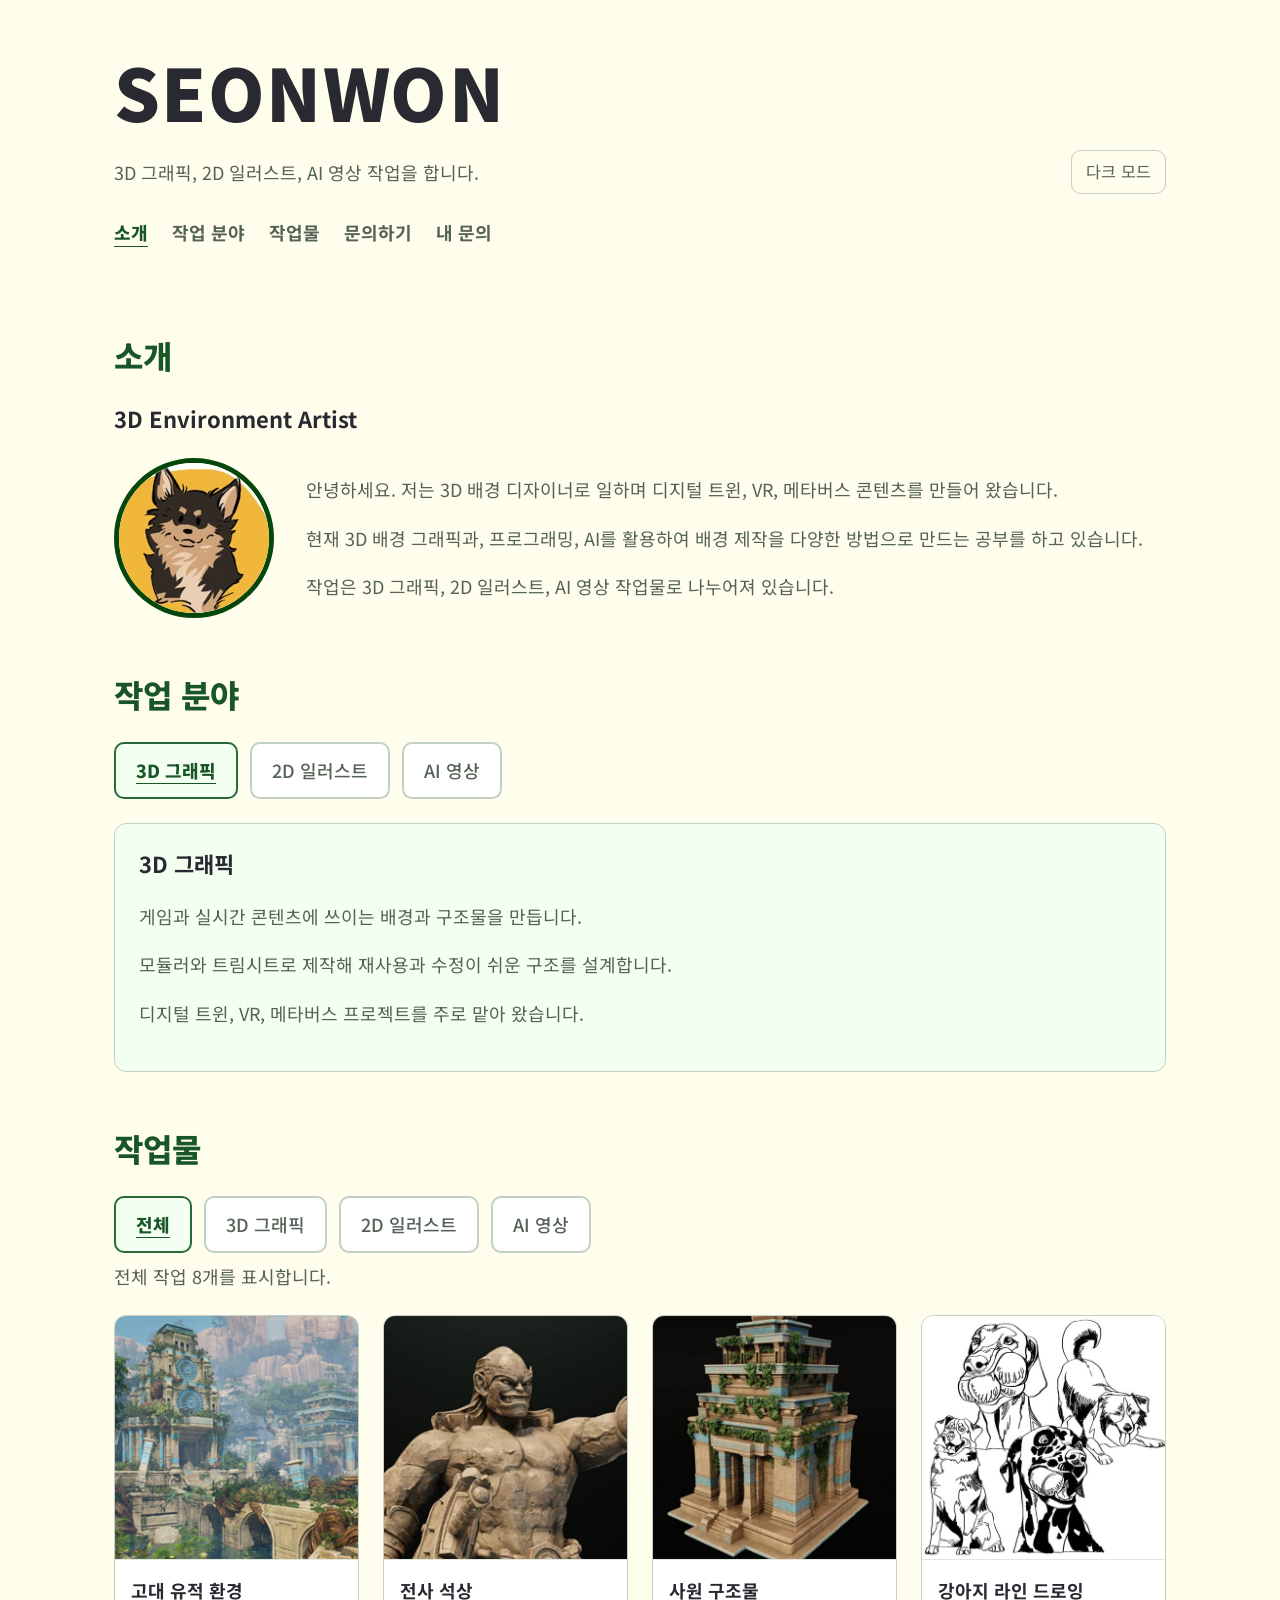
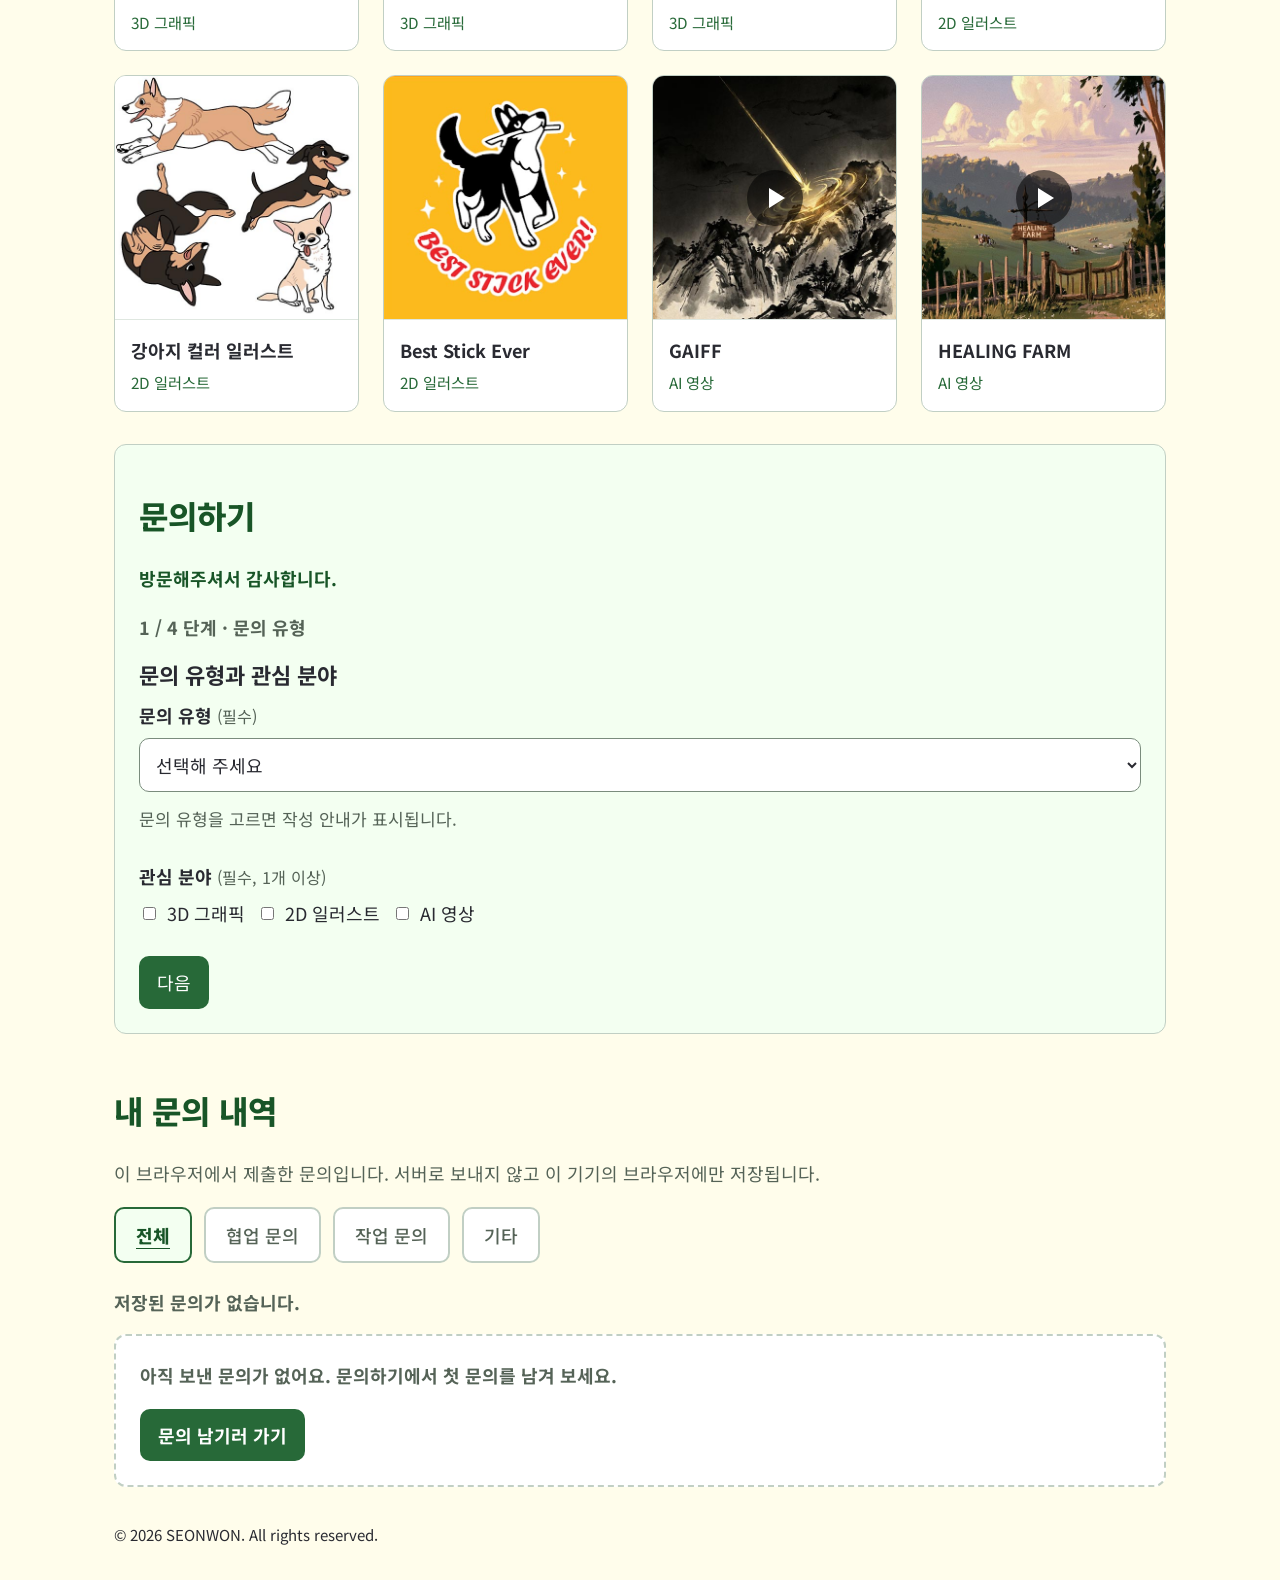
<file: index.html>
<!DOCTYPE html>
<html lang="ko">

<head>
  <meta charset="UTF-8">
  <meta name="viewport" content="width=device-width, initial-scale=1.0">
  <title>SEONWON</title>

  <link rel="preconnect" href="https://fonts.googleapis.com">
  <link rel="preconnect" href="https://fonts.gstatic.com" crossorigin>
  <link href="https://fonts.googleapis.com/css2?family=Noto+Sans+KR:wght@100..900&display=swap" rel="stylesheet">

  <link rel="stylesheet" href="style.css">
</head>

<body>
  <!--
    사용자 : 작업물을 보러 온 사람 (채용 담당자, 협업 제안자, 동료 창작자)
    목적 : 어떤 작업을 하는 사람인지 빠르게 파악한다.
    핵심 행동 : 관심 분야를 골라 작업물을 보고, 원본으로 이동하거나 문의를 남긴다.
    정보 순서 : 소개 > 작업 분야 > 작업물 > 문의하기 > 내 문의
    메뉴 : 소개 / 작업 분야 / 작업물 / 문의하기 / 내 문의 (각 메뉴는 같은 이름의 영역으로 이동)
  -->
  <header>
    <h1>SEONWON</h1>

    <div class="header-row">
      <p>3D 그래픽, 2D 일러스트, AI 영상 작업을 합니다.</p>

      <!-- click 이벤트 : 테마 전환 -->
      <button id="themeButton" type="button">다크 모드</button>
    </div>

    <!-- click 이벤트 : 좁은 화면에서 메뉴 열기·닫기. JS가 켜졌을 때만 보임(script.js의 setMenuOpen) -->
    <button type="button" id="menuToggle" class="menu-toggle" aria-controls="main-nav" aria-expanded="false" hidden>메뉴 열기</button>

    <!-- 메뉴 : 현재 위치는 script.js(updateCurrentNav)가 aria-current="page"로 표시 -->
    <nav id="main-nav" class="main-nav" aria-label="주요 메뉴">
      <ul>
        <li><a href="#about">소개</a></li>
        <li><a href="#fields">작업 분야</a></li>
        <li><a href="#works">작업물</a></li>
        <li><a href="#contact">문의하기</a></li>
        <li><a href="#history">내 문의</a></li>
      </ul>
    </nav>
  </header>

  <main>
    <!-- 소개 -->
    <section id="about">
      <h2>소개</h2>
      <h3>3D Environment Artist</h3>

      <div class="about-row">
        <img src="assets/images/profile.jpg" alt="SEONWON 프로필: 강아지 일러스트 아이콘">

        <div class="about-text">
          <p>안녕하세요. 저는 3D 배경 디자이너로 일하며 디지털 트윈, VR, 메타버스 콘텐츠를 만들어 왔습니다.</p>
          <p>현재 3D 배경 그래픽과, 프로그래밍, AI를 활용하여 배경 제작을 다양한 방법으로 만드는 공부를 하고 있습니다.</p>
          <p>작업은 3D 그래픽, 2D 일러스트, AI 영상 작업물로 나누어져 있습니다.</p>
        </div>
      </div>
    </section>

    <!-- 작업 분야 : 탭으로 전환 -->
    <section id="fields">
      <h2>작업 분야</h2>

      <!-- click 이벤트 : 탭 전환 -->
      <div class="tabs" role="tablist" aria-label="작업 분야 선택">
        <!-- role="tab" : 스크린리더에 탭이라고 알림. 선택된 탭만 Tab 키로 닿고, 탭 사이는 ←/→/Home/End 키로 이동 -->
        <button type="button" class="tab is-active" role="tab" id="tab-3d" aria-controls="field-3d" aria-selected="true" data-target="#field-3d">3D 그래픽</button>
        <button type="button" class="tab" role="tab" id="tab-illust" aria-controls="field-illust" aria-selected="false" tabindex="-1" data-target="#field-illust">2D 일러스트</button>
        <button type="button" class="tab" role="tab" id="tab-video" aria-controls="field-video" aria-selected="false" tabindex="-1" data-target="#field-video">AI 영상</button>
      </div>

      <div id="field-3d" class="panel is-active" role="tabpanel" aria-labelledby="tab-3d">
        <h3>3D 그래픽</h3>
        <p>게임과 실시간 콘텐츠에 쓰이는 배경과 구조물을 만듭니다.</p>
        <p>모듈러와 트림시트로 제작해 재사용과 수정이 쉬운 구조를 설계합니다.</p>
        <p>디지털 트윈, VR, 메타버스 프로젝트를 주로 맡아 왔습니다.</p>
      </div>

      <div id="field-illust" class="panel" role="tabpanel" aria-labelledby="tab-illust" hidden>
        <h3>2D 일러스트</h3>
        <p>동물을 주제로 한 드로잉과 굿즈 디자인 작업을 합니다.</p>
        <p>드로잉과 일러스트 작업으로 스티커와 엽서 등의 굿즈를 제작중 입니다.</p>
        <p>무념무개라는 이름으로 작업을 올리고 있습니다.</p>
      </div>

      <div id="field-video" class="panel" role="tabpanel" aria-labelledby="tab-video" hidden>
        <h3>AI 영상</h3>
        <p>AI 도구를 활용해 짧은 영상을 만듭니다.</p>
        <p>장면의 분위기와 연출을 직접 설계하고 다듬는 과정을 거칩니다.</p>
        <p>수묵화, 회화풍 배경 등 그림 질감을 살린 연출을 실험하고 있습니다.</p>
      </div>
    </section>

    <!-- 작업물 : 필터 + 그리드 + 모달 -->
    <section id="works">
      <h2>작업물</h2>

      <!-- click 이벤트 : 분야 필터. 선택된 버튼은 aria-pressed="true"이고 글씨·테두리·밑줄도 달라짐 -->
      <div class="work-filter" role="group" aria-label="작업 분야별 보기">
        <button type="button" class="filter-button" data-category="all" aria-pressed="true">전체</button>
        <button type="button" class="filter-button" data-category="3d" aria-pressed="false">3D 그래픽</button>
        <button type="button" class="filter-button" data-category="illust" aria-pressed="false">2D 일러스트</button>
        <button type="button" class="filter-button" data-category="video" aria-pressed="false">AI 영상</button>
      </div>

      <p id="filterStatus" role="status">전체 작업 8개를 표시합니다.</p>

      <!-- 카드는 script.js가 채웁니다 -->
      <ul id="workGrid" class="work-grid"></ul>
    </section>

    <!--
      문의하기 : 4단계 문의 흐름
      사용자 목표 : 협업·작업 문의를 남긴다
      핵심 행동 : 유형·분야 선택 > 연락 정보 입력 > 내용 확인 후 제출
      완료 조건 : 3단계에서 제출하면 4단계 완료 화면이 표시된다
      단계 : 1 선택 > 2 입력 > 3 확인 > 4 완료 (script.js의 showStep()로 전환)
    -->
    <section id="contact" class="contact-card">
      <h2>문의하기</h2>

      <!-- input 이벤트의 결과가 표시되는 자리 -->
      <p id="greeting" aria-live="polite">방문해주셔서 감사합니다.</p>

      <!-- 진행 상태 : showStep()이 갱신 -->
      <p id="stepStatus" aria-live="polite">1 / 4 단계 · 문의 유형</p>

      <!--작업물에서 문의로 들어온경우 : 어떤 작업과 연결되어있는지 표시-->
      <div id="workLink" class="work-link" hidden>  <!-- 어떤 작업을 보고 문의 중인지 확인. 연결이 없으면 hidden으로 숨긴다.-->
        <p id="workLinkText"></p>                   <!-- JS에서 "'작품명' 작업을 보고~~" 글을 채움-->
        <button type="button" id="unlinkButton" class="unlink-button"> 연결해제 </button>
      </div>

      <!-- 연결, 해제 결과를 알려주는 문구. -->
      <p id="linkStatus" aria-live="polite"></p>    <!-- aria-live="polite" 현재 읽고있는 내용을 끝낸 후 변경 내용을 읽음.-->

      <!-- novalidate : 브라우저 기본 검사 대신 script.js가 직접 검사하고 안내 -->
      <form id="contact-form" novalidate>

        <!-- 1단계 : 선택 -->
        <div class="step-panel" data-step="1">
          <h3 tabindex="-1">문의 유형과 관심 분야</h3>

          <div class="field">
            <!-- change 이벤트 : 문의 유형 선택 -->
            <label for="inquiryType">문의 유형 <span class="required">(필수)</span></label>
            <select id="inquiryType" name="inquiryType" aria-required="true">
              <option value="">선택해 주세요</option>
              <option value="collab">협업 문의</option>
              <option value="work">작업 문의</option>
              <option value="etc">기타</option>
            </select>
            <p class="field-error" hidden></p>
          </div>

          <p id="inquiryGuide" aria-live="polite">문의 유형을 고르면 작성 안내가 표시됩니다.</p>

          <div class="field" role="group" aria-labelledby="interestLabel">
            <div id="interestLabel" class="field-label">관심 분야 <span class="required">(필수, 1개 이상)</span></div>

            <div class="work-filter">
              <label class="checkrow">
                <input type="checkbox" class="interest-check" name="interest" value="3d">
                3D 그래픽
              </label>

              <label class="checkrow">
                <input type="checkbox" class="interest-check" name="interest" value="illust">
                2D 일러스트
              </label>

              <label class="checkrow">
                <input type="checkbox" class="interest-check" name="interest" value="video">
                AI 영상
              </label>
            </div>
            <p class="field-error" hidden></p>
          </div>

          <div class="step-actions">
            <button type="button" class="next-button">다음</button>
          </div>
        </div>

        <!-- 2단계 : 입력 -->
        <div class="step-panel" data-step="2" hidden>
          <h3 tabindex="-1">연락 정보와 문의 내용</h3>

          <!-- 칸 하나 = label + 입력 + 안내(도움말, 글자 수) + 오류 문구.
               aria-describedby : 입력칸에 안내와 오류를 연결해 스크린리더가 함께 읽게 함 -->
          <div class="field">
            <!-- input 이벤트 : 이름 입력 -->
            <label for="visitorName">이름 <span class="required">(필수)</span></label>
            <input type="text" id="visitorName" name="visitorName" maxlength="10" autocomplete="name" aria-required="true" aria-describedby="nameHelp nameError">
            <div class="field-meta">
              <p class="field-help" id="nameHelp">답변할 때 부를 이름입니다. 최대 10자까지 쓸 수 있습니다.</p>
              <p class="field-count" id="nameCount">0 / 10자</p>
            </div>
            <p class="field-error" id="nameError" role="alert" hidden></p>
          </div>

          <div class="field">
            <label for="email">Email <span class="required">(필수)</span></label>
            <input type="email" id="email" name="email" autocomplete="email" aria-required="true" aria-describedby="emailHelp emailError">
            <div class="field-meta">
              <p class="field-help" id="emailHelp">답변을 받을 주소입니다. 예: name@example.com</p>
            </div>
            <p class="field-error" id="emailError" role="alert" hidden></p>
          </div>

          <div class="field">
            <label for="message">Message <span class="required">(필수)</span></label>
            <textarea id="message" name="message" maxlength="500" aria-required="true" aria-describedby="messageHelp messageError"></textarea>
            <div class="field-meta">
              <p class="field-help" id="messageHelp">원하는 작업과 일정을 10자 이상 적어주세요.</p>
              <p class="field-count" id="messageCount">0 / 500자</p>
            </div>
            <p class="field-error" id="messageError" role="alert" hidden></p>
          </div>

          <!-- change 이벤트 : 체크하면 SNS 입력 영역이 나타나고, 해제하면 사라짐 -->
          <div class="sns-option">
            <label class="checkrow">
              <input type="checkbox" id="snsCheck" name="snsContact" value="yes" aria-controls="snsField" aria-expanded="false">
              SNS(인스타그램·카카오톡 등)로도 답변받기
            </label>
          </div>

          <!-- 숨겨진 동안은 disabled : Tab으로 닿지 않고, 제출 값에도 들어가지 않음 (script.js의 renderSnsField) -->
          <div class="field" id="snsField" hidden>
            <label for="snsId">SNS 계정명 또는 주소 <span class="required">(필수)</span></label>
            <input type="text" id="snsId" name="snsId" maxlength="100" autocomplete="off" aria-required="true" aria-describedby="snsHelp snsError" disabled>
            <div class="field-meta">
              <p class="field-help" id="snsHelp">답변받을 SNS 계정명이나 주소 중 하나를 적어주세요. 계정명 예: @sunone.art / 주소 예: https://www.instagram.com/sunone.art</p>
              <p class="field-count" id="snsCount">0 / 100자</p>
            </div>
            <p class="field-error" id="snsError" role="alert" hidden></p>
          </div>

          <div class="step-actions">
            <button type="button" class="prev-button">이전</button>
            <button type="button" class="next-button">다음</button>
          </div>
        </div>

        <!-- 3단계 : 확인 (입력값은 script.js가 채웁니다) -->
        <div class="step-panel" data-step="3" hidden>
          <h3 tabindex="-1">입력 내용 확인</h3>
          <p>내용을 확인하고 제출해 주세요. 고칠 항목은 수정 버튼으로 돌아갈 수 있습니다.</p>

          <ul class="summary">
            <li class="summary-row">
              <span class="summary-label">문의 유형</span>
              <span class="summary-value" id="sumType"></span>
              <button type="button" class="edit-button" data-goto="1" aria-label="문의 유형 수정">수정</button>
            </li>
            <li class="summary-row">
              <span class="summary-label">관심 분야</span>
              <span class="summary-value" id="sumInterests"></span>
              <button type="button" class="edit-button" data-goto="1" aria-label="관심 분야 수정">수정</button>
            </li>
            <!-- 3단계 확인 화면 : 연결된 작업이 있을 때만 JS가 보여줌.-->
            <li class="summary-row" id="sumWorkRow" hidden>
              <span class="summary-label">관련작업</span>
              <span class="summary-value" id="sumWork"></span>      <!-- 작품명이 들어갈 자리 -->
              <!--data-goto="1" >> 누르면 1단계로 돌아감.-->
              <button type="button" class="edit-button" data-goto="1" aria-label="관련 작업 수정">수정</button>
            </li>
            <li class="summary-row">
              <span class="summary-label">이름</span>
              <span class="summary-value" id="sumName"></span>
              <button type="button" class="edit-button" data-goto="2" aria-label="이름 수정">수정</button>
            </li>
            <li class="summary-row">
              <span class="summary-label">Email</span>
              <span class="summary-value" id="sumEmail"></span>
              <button type="button" class="edit-button" data-goto="2" aria-label="이메일 수정">수정</button>
            </li>
            <!-- 3단계 확인 화면 : SNS 답변을 고른 경우에만 JS가 보여줌 -->
            <li class="summary-row" id="sumSnsRow" hidden>
              <span class="summary-label">SNS</span>
              <span class="summary-value" id="sumSns"></span>
              <button type="button" class="edit-button" data-goto="2" aria-label="SNS 수정">수정</button>
            </li>
            <li class="summary-row">
              <span class="summary-label">Message</span>
              <span class="summary-value" id="sumMessage"></span>
              <button type="button" class="edit-button" data-goto="2" aria-label="메시지 수정">수정</button>
            </li>
          </ul>

          <!-- 제출 상태 안내 : 저장 중 / 저장 실패 문구가 들어옴. 비어 있으면 자리를 차지하지 않음 -->
          <p id="submitStatus" role="status"></p>

          <div class="step-actions">
            <button type="button" class="prev-button">이전</button>
            <button id="submitButton" type="submit">제출하기</button>
          </div>
        </div>

        <!-- 4단계 : 완료 -->
        <div class="step-panel" data-step="4" hidden>
          <h3 tabindex="-1">작성이 완료되었습니다</h3>

          <!-- 완료 메시지 : 제출할 때 script.js가 채웁니다 -->
          <p id="submitMessage"></p>

          <div class="step-actions">
            <button id="restartButton" type="button">새 문의 작성</button>
            <!-- 제출한 문의가 목록에 들어갔는지 바로 확인하러 가는 링크 -->
            <a href="#history" class="button-link">내 문의 내역 보기</a>
          </div>
        </div>

      </form>
    </section>

    <!--
      내 문의 내역 : 제출한 문의를 목록으로 보고 유형별로 골라 봄
      데이터 : 제출할 때 localStorage에 저장한 기록 (script.js의 saveInquiry / readSavedList)
      필터 : 전체 / 협업 문의 / 작업 문의 / 기타 (click 이벤트, 선택 상태는 aria-pressed로 표시)
      결과 안내 : 표시 중인 항목 수 + 결과 없음 2종 (저장된 문의가 없음 / 고른 유형에 맞는 문의가 없음)
    -->
    <section id="history">
      <h2>내 문의 내역</h2>
      <p>이 브라우저에서 제출한 문의입니다. 서버로 보내지 않고 이 기기의 브라우저에만 저장됩니다.</p>

      <div class="history-filter" role="group" aria-label="문의 유형별 보기">
        <button type="button" class="filter-button" data-filter="all" aria-pressed="true">전체</button>
        <button type="button" class="filter-button" data-filter="collab" aria-pressed="false">협업 문의</button>
        <button type="button" class="filter-button" data-filter="work" aria-pressed="false">작업 문의</button>
        <button type="button" class="filter-button" data-filter="etc" aria-pressed="false">기타</button>
      </div>

      <!-- 표시 중인 항목 수 안내. 필터를 바꾸면 스크린리더가 읽어 줌 -->
      <p id="historyStatus" role="status"></p>

      <ul id="historyList" class="history-list"></ul>

      <!-- 결과 없음 안내 : 문구와 다음 행동은 script.js(renderHistory)가 상황에 맞게 바꿈 -->
      <div id="historyEmpty" class="history-empty" hidden>
        <p id="historyEmptyText"></p>
        <a id="historyEmptyLink" class="button-link" href="#contact">문의 남기러 가기</a>
        <button type="button" id="historyShowAll">전체 보기</button>
      </div>
    </section>

  </main>

  <footer>
    <small>© 2026 SEONWON. All rights reserved.</small>
  </footer>

  <!-- 작업물 상세 모달 -->
  <div id="workModal" class="modal" hidden>
    <div class="modal-overlay" data-close></div>

    <div class="modal-box" role="dialog" aria-modal="true" aria-labelledby="modalTitle">
      <button type="button" class="modal-close" data-close aria-label="닫기">✕</button>

      <!-- 이미지 또는 영상 플레이어가 들어가는 자리 -->
      <div id="modalMedia" class="modal-media"></div>

      <h3 id="modalTitle"></h3>
      <p id="modalDesc"></p>
      <a id="modalLink" class="modal-link" href="#" target="_blank" rel="noopener"></a>

      <!-- click 이벤트 : 이 작업으로 문의하기-->
      <button type="button" id="modalInquiryButton" class="modal-inquiry"> 이 작업으로 문의하기 </button>
    </div>
  </div>

  <!-- 자바스크립트 연결 -->
  <script src="script.js"></script>

</body>

</html>
</file>
<file: style.css>
/* ===== 색 팔레트 ===== */

:root{
    --bg: #fffdeb;            /* 페이지 배경 (크림) */
    --surface: #ffffff;       /* 카드, 모달 바탕 */
    --surface-soft: #f3fff1;  /* 패널, 연한 강조 바탕 */

    --text: #292a31;          /* 본문 글자 */
    --text-soft: #556357;     /* 설명문, 보조 글자 */

    --border: #c1cfc4;        /* 일반 테두리 */
    --border-soft: #dfe7e0;   /* 약한 구분선 */

    --green: #276938;         /* 메인 포인트 */
    --green-dark: #185527;    /* 제목, hover */
    --green-deep: #05460a;    /* 가장 진한 초록 */

    --focus: #3d7d4e;         /* 포커스 테두리 (배경과 확실히 달라야 함) : 배경 대비 4.8:1 */

    --on-green: #ffffff;      /* 초록 버튼 위 글자색 (대비 6.6:1 이상) */
    --input-border: #7a8c7d;  /* 입력 칸 테두리 : 배경과 3:1 이상 (WCAG 비텍스트 대비) */

    --success-text: #185527;
    --success-bg: #e3f5e6;

    --disabled-bg: #a8b5aa;

    --error: #b3261e;         /* 입력 오류 문구와 테두리 */
}

/* 다크 모드는 위 변수의 값만 바꿔치기. */
body.dark{
    --bg: #21271f;
    --surface: #2e332e;
    --surface-soft: #333a33;

    --text: #f3e7ce;
    --text-soft: #b6c2b5;

    --border: #4f584f;
    --border-soft: #3c443c;

    --green: #8cc47e;
    --green-dark: #a8d69b;
    --green-deep: #8cc47e;

    --focus: #c4b77e;

    --on-green: #21271f;      /* 다크 모드의 연두 버튼 위에는 어두운 글자 (대비 7.5:1) */
    --input-border: #8a968a;

    --success-text: #d7f0d9;
    --success-bg: #2f4433;

    --disabled-bg: #4f584f;

    --error: #ff9a8f;

    --accent: #eba421;        /* 다크 모드에서만 쓰는 강조색 (선택된 탭) */
}


body{
    color: var(--text);
    font-family: 'Noto Sans KR', sans-serif;
    font-size: 18px;
    line-height: 1.6;
    margin: 0;
    background-color: var(--bg);
}

header,
main,
footer{
    /* 좁은 화면에서는 사용가능한 너비에 맞춰 줄어듬. */
    width: 100%;

    /* 넓은 화면에서도 콘텐츠는 1100px보다 커지지 않음. */
    max-width: 1100px;

    margin: 0 auto;
    padding-left: 24px;
    padding-right: 24px;
}

header{
    padding-top: 48px;
    padding-bottom: 32px;
}

section{
    margin-top: 56px;
}

footer{
    padding-top: 32px;
    padding-bottom: 32px;
}

*,
*::before,
*::after{
    box-sizing: border-box;
}

/* 모달이 열려 있는 동안 뒷배경이 스크롤되지 않게 */
body.modal-open{
    overflow: hidden;
}

/* ===== 헤더 ===== */

.header-row{
    display: flex;
    flex-wrap: wrap;
    align-items: center;
    justify-content: space-between;
    gap: 16px;
}

.header-row p{
    margin: 0;
}

nav{
    margin-top: 24px;
}

/* 메뉴 목록 : 목록(ul·li) 의미는 유지하고 모양만 가로로 */
nav ul{
    display: flex;

    /* 메뉴 들어갈 자리가 부족하면 다음 줄로 이동 */
    flex-wrap: wrap;

    gap: 24px;
    margin: 0;
    padding: 0;
    list-style: none;
}

nav a {
    color: var(--text-soft);
    font-weight: 700;
    text-decoration: none;
}

nav a:hover{
    color: var(--green-dark);
}

/* 현재 위치 : hover와 달리 계속 유지되는 상태. 색 + 굵기 + 밑줄로 표시 (색만으로 구분하지 않음) */
nav a[aria-current="page"]{
    color: var(--green-dark);
    font-weight: 800;
    text-decoration: underline;
    text-underline-offset: 6px;
}

/* 모바일 메뉴 열기·닫기 버튼 : 넓은 화면에서는 숨김, 좁은 화면 규칙(맨 아래 @media)에서 보임 */
.menu-toggle{
    display: none;
    margin-top: 16px;
    color: var(--text-soft);
    background-color: transparent;
    border: 1px solid var(--border);
}

.menu-toggle:hover{
    color: var(--green-dark);
    background-color: var(--surface-soft);
}

body.dark .menu-toggle:hover{
    color: var(--bg);
    background-color: var(--accent);
}


/* ===== 제목 ===== */

h1{
    font-size: 72px;
    font-weight: 1000;
    line-height: 1.2;
    letter-spacing: 0.02em;
    margin: 0 0 16px;
}

h2{
    color: var(--green-dark);
    font-size: 32px;
    font-weight: 800;
    line-height: 1.3;
}

h3{
    font-size: 22px;
    font-weight: 700;
    line-height: 1.4;
}

p{
    color: var(--text-soft);
    line-height: 1.7;
}


/* ===== 소개 프로필 이미지 ===== */

.about-row{
    display: flex;
    align-items: center;        /* 사진과 글을 가운데(center)에 맞춤 */
    gap: 32px;
    margin-top: 24px;
}

#about img{
    display: block;
    width: 160px;
    height: 160px;
    object-fit: cover;
    border-radius: 50%;
    border: 5px solid var(--green-deep);

    /* 글이 길어져도 이미지가 찌그러지지 않게 고정 */
    flex: 0 0 auto;
    margin: 0;
}

.about-text p:first-child{
    margin-top: 0;              /* 첫 문단 위쪽 기본 여백제거*/
}

.about-text p:last-child{
    margin-bottom: 0;           /*마지막 문단 아래쪽 기본 여백 제거*/
}

/* ===== 입력 요소 공통 ===== */
input,
select,
textarea{
    width: 100%;
    min-width: 0;
    padding: 12px;
    color: var(--text);
    background-color: var(--surface);
    border: 1px solid var(--input-border);
    border-radius: 10px;
}

textarea{
    min-height: 120px;
    resize: vertical;
}

button {
    padding: 12px 18px;
    border: none;
    border-radius: 10px;
    color: var(--on-green);
    background-color: var(--green);
    cursor: pointer;
    transition: background-color 0.2s, transform 0.2s;
}

input,
select,
textarea,
button{
    font: inherit;
}

/* hover는 기본색과 달라야함. */
button:hover {
    background-color: var(--green-dark);
}

/* 포커스 테두리는 배경색과 확실히 다르게 표현.
   키보드만 쓰는 사람에게는 지금 위치를 알려주는 유일한 표시입니다 */
button:focus,
input:focus,
select:focus,
textarea:focus{
    outline: 3px solid var(--focus);
    outline-offset: 2px;
}

/* 링크도 키보드로 이동할 때 같은 모양의 초점 표시를 보여 줌 (마우스 클릭에는 나타나지 않음) */
a:focus-visible{
    outline: 3px solid var(--focus);
    outline-offset: 2px;
}

button:active {
    transform: translateY(1px);
}

/* 테마 버튼 : 보조 기능이라 외곽선만 위 button 규칙을 덮어써야 하므로 반드시 아래쪽에 배치. */
#themeButton{
    flex: 0 0 auto;
    padding: 8px 14px;
    font-size: 0.9em;
    color: var(--text-soft);
    background-color: transparent;
    border: 1px solid var(--border);
}

#themeButton:hover{
    color: var(--green-dark);
    background-color: var(--surface-soft);
}

body.dark #themeButton:hover{
    color: var(--bg);
    background-color: var(--accent);
}


/* ===== 작업 분야 탭 ===== */

.tabs,
.work-filter,
.history-filter {
    display: flex;

    /* 자리가 부족하면 다음 줄로 넘어감 */
    flex-wrap: wrap;

    gap: 12px;
    margin-bottom: 24px;
}

.tab,
.filter-button {
    padding: 12px 20px;

    border: 2px solid var(--border);

    border-radius: 10px;
    color: var(--text-soft);
    background-color: var(--surface);

    font-weight: 500;
    text-decoration: none;

    cursor: pointer;
}

.tab:hover,
.filter-button:hover {
    background-color: var(--surface-soft);
}

/* 선택된 탭 : 색 + 굵기 + 밑줄 세 가지로 표시. 색만으로 구분하면 색각 이상이 있는 사람은 알아볼 수 없다. */
.tab.is-active,
.filter-button[aria-pressed="true"] {
    color: var(--green-dark);
    border-color: var(--green);
    background-color: var(--surface-soft);
    font-weight: 800;
    text-decoration: underline;
    text-underline-offset: 5px;
}

body.dark .tab.is-active,
body.dark .filter-button[aria-pressed="true"]{
    color: var(--bg);
    border-color: var(--accent);
    background-color: var(--accent);
}

.panel {
    padding: 24px;
    border: 1px solid var(--border);
    border-radius: 12px;
    background-color: var(--surface-soft);
}

.panel h3{
    margin-top: 0;
}


/* ===== 작업물 필터 ===== */

.work-filter{
    margin-bottom: 8px;
}

.checkrow{
    display: flex;
    align-items: center;
    gap: 8px;
}

/* 체크박스는 글자 옆에 작게 두어야 하므로 너비를 되돌림. */
.checkrow input[type="checkbox"]{
    width: auto;
    flex: 0 0 auto;
    accent-color: var(--green);
}

#filterStatus{
    margin-top: 0;
    margin-bottom: 24px;
}


/* ===== 작업물 그리드 ===== */

.work-grid{
    list-style-type: none;
    padding-left: 0;
    margin: 0;

    display: grid;
    grid-template-columns: repeat(auto-fit, minmax(240px, 1fr));
    gap: 24px;
}

.work-card{
    min-width: 0;
}

/* 카드 전체를 버튼으로 만들어 키보드로도 열 수 있도록 추가. */
.work-button{
    display: block;
    width: 100%;
    padding: 0;
    border: 1px solid var(--border);
    border-radius: 12px;
    background-color: var(--surface);
    overflow: hidden;
    text-align: left;
    color: inherit;
    cursor: pointer;
    transition: border-color 0.2s, transform 0.2s;
}

/* hover 시 테두리가 진해져야 반응이 보입니다 */
.work-button:hover{
    border-color: var(--green);
    background-color: var(--surface);
    transform: translateY(-2px);
}

.work-thumb{
    position: relative;
    display: block;

    aspect-ratio: 1 / 1;

    background-color: #ffffff;
}

.work-thumb img{
    display: block;
    width: 100%;
    height: 100%;
    object-fit: cover;
}

/* 영상 카드에만 올라가는 재생 아이콘 */
.play-icon{
    position: absolute;
    top: 50%;
    left: 50%;
    transform: translate(-50%, -50%);

    width: 56px;
    height: 56px;
    border-radius: 50%;
    background-color: rgba(0, 0, 0, 0.55);
}

.play-icon::after{
    content: "";
    position: absolute;
    top: 50%;
    left: 54%;
    transform: translate(-50%, -50%);

    border-style: solid;
    border-width: 10px 0 10px 16px;
    border-color: transparent transparent transparent #ffffff;
}

.work-info{
    display: block;
    padding: 16px;

    /* 흰 카드 위에서도 보이는 농도여야 구분선 역할을 합니다 */
    border-top: 1px solid var(--border-soft);
}

.work-title{
    display: block;
    font-weight: 700;
}

.work-category{
    display: block;
    margin-top: 5px;
    font-size: 0.85em;
    color: var(--green);
}


/* ===== 작업물 상세 모달 ===== */

.modal{
    position: fixed;
    inset: 0;
    z-index: 100;

    display: flex;
    align-items: center;
    justify-content: center;
    padding: 24px;
}

/* hidden 속성이 붙으면 display:flex 때문에 안 숨겨지므로 따로 지정. */
.modal[hidden]{
    display: none;
}

.modal-overlay{
    position: absolute;
    inset: 0;
    background-color: rgba(22, 28, 22, 0.72);
}

.modal-box{
    position: relative;
    width: 100%;
    max-width: 720px;
    max-height: 90vh;
    overflow-y: auto;

    padding: 24px;
    border-radius: 16px;
    background-color: var(--surface);
}

.modal-close{
    position: absolute;
    top: 16px;
    right: 16px;

    width: 40px;
    height: 40px;
    padding: 0;
    border-radius: 50%;
    color: var(--text-soft);
    background-color: var(--surface);
    border: 1px solid var(--border);
}

.modal-close:hover{
    color: var(--green-dark);
    background-color: var(--surface-soft);
}

.modal-media{
    border-radius: 12px;
    overflow: hidden;
    background-color: #ffffff;
}

.modal-media img{
    display: block;
    width: 100%;
    height: auto;
}

.modal-media iframe{
    display: block;
    width: 100%;

    aspect-ratio: 16 / 9;
    border: 0;
}

.modal-box h3{
    margin-bottom: 8px;
}

.modal-link{
    display: inline-block;
    margin-top: 8px;
    color: var(--green);
    font-weight: 700;
}

/*모달안의 '이작업으로 문의하기' 버튼 */
.modal-inquiry{
    display: block;         /* 링크아래 줄로 내려옴*/
    margin-top: 16px;
}

/* ===== Contact ===== */

.contact-card {
    padding: 24px;
    margin-top: 32px;
    background-color: var(--surface-soft);
    border: 1px solid var(--border);
    border-radius: 12px;
}

/* 입력 항목이 여러 개이므로 세로 정렬. */
form {
    display: flex;
    flex-direction: column;
    align-items: stretch;
    gap: 12px;
}

form label{
    font-weight: 700;
    margin-bottom: -4px;
}

#submitButton{
    /* 버튼만 내용 너비로 두어 폼이 답답해 보이지 않게 한다. */
    align-self: flex-start;
    margin-top: 8px;
}

#greeting{
    font-weight: 700;
    color: var(--green-dark);
    margin-top: 0;
}

#inquiryGuide{
    margin-top: 0;
    font-size: 0.95em;
}

#submitMessage{
     margin-top: 16px;
     color: var(--text-soft);
}

#submitMessage.is-success{
     color: var(--success-text);
     background-color: var(--success-bg);
     padding: 12px;
     border-radius: 10px;
     font-weight:700;
}

#submitButton:disabled{
     color: #ffffff;
     background-color: var(--disabled-bg);
     cursor: not-allowed;
}

/* 저장하는 동안 잠기는 이전·수정 버튼 */
.prev-button:disabled,
.edit-button:disabled{
     opacity: 0.5;
     cursor: not-allowed;
}

/* 제출 상태 안내 : 저장 중 / 저장 실패. 비어 있으면 자리를 차지하지 않음 */
#submitStatus{
     margin: 0;
     padding: 12px;
     border-radius: 10px;
     font-weight: 700;
     color: var(--green-dark);
     background-color: var(--surface-soft);
}

#submitStatus.is-error{
     color: var(--error);
     background-color: transparent;
     border: 1px solid var(--error);
}

#submitStatus:empty{
     display: none;
}


/* ===== Contact 4단계 흐름 ===== */

.step-panel{
    display: flex;
    flex-direction: column;
    gap: 12px;
}

/* hidden 속성이 display:flex 때문에 무시되지 않도록 따로 지정. */
.step-panel[hidden]{
    display: none;
}

.step-panel h3{
    margin: 0;
}

/* 단계가 바뀔 때 제목으로 포커스를 옮기므로, 제목에는 테두리를 그리지 않는다 */
.step-panel h3:focus{
    outline: none;
}

#stepStatus{
    margin: 0 0 16px;
    font-weight: 700;
    color: var(--text-soft);
}

/* 입력 칸 하나 : 라벨 + 입력 + 오류 문구 */
.field{
    display: flex;
    flex-direction: column;
    gap: 12px;
}

/* 체크박스 묶음의 제목. form label과 같은 모양. */
.field-label{
    font-weight: 700;
    margin-bottom: -4px;
}

/* form label 규칙이 체크박스 글자까지 굵게 만들지 않도록 되돌림. */
form .checkrow{
    font-weight: 400;
    margin-bottom: 0;
}

.required{
    font-weight: 400;
    font-size: 0.9em;
    color: var(--text-soft);
}

/* 오류 문구 */
.field-error{
    margin: -4px 0 0;
    font-size: 0.95em;
    font-weight: 700;
    color: var(--error);
}

/* 오류 표시 */
.field-error::before{
    content: "⚠ ";
}

[aria-invalid="true"]{
    border-color: var(--error);
    box-shadow: 0 0 0 1px var(--error);
}

/* hidden 속성이 display:flex 때문에 무시되지 않도록 따로 지정. (SNS 입력 영역) */
.field[hidden]{
    display: none;
}

/* 입력 칸 아래 한 줄 : 왼쪽 안내(도움말·조건 충족 문구), 오른쪽 글자 수 */
.field-meta{
    display: flex;
    justify-content: space-between;
    align-items: flex-start;
    gap: 12px;
    margin-top: -4px;
    font-size: 0.9em;
}

.field-help{
    flex: 1;
    min-width: 0;              /* 긴 주소 예시가 줄바꿈되지 않아 글자 수를 칸 밖으로 밀어내지 않도록 */
    margin: 0;
    color: var(--text-soft);
    overflow-wrap: anywhere;
}

.field-count{
    flex-shrink: 0;
    margin: 0;
    white-space: nowrap;
    font-weight: 700;
    color: var(--text-soft);
}

/* 조건 충족 : 초록 테두리 + 굵은 "✓" 문구. 색만으로 구분하지 않도록 문구가 함께 바뀜 */
.field.is-valid input,
.field.is-valid textarea{
    border-color: var(--green);
}

.field.is-valid .field-help{
    font-weight: 700;
    color: var(--success-text);
}

/* 오류가 떠 있는 동안에는 오류 문구가 우선 : 초록 표시를 걷음 (오류 테두리가 이김) */
.field input[aria-invalid="true"],
.field textarea[aria-invalid="true"]{
    border-color: var(--error);
}

/* SNS 체크박스 줄 : 체크박스 글자는 굵게 하지 않음 */
.sns-option{
    margin-top: 4px;
}

/* 이전 / 다음 / 제출 버튼 묶음 */
.step-actions{
    display: flex;
    flex-wrap: wrap;
    gap: 12px;
    margin-top: 8px;
}

.step-actions #submitButton{
    margin-top: 0;
}

/* 이전, 수정 : 보조 버튼이라 외곽선만, 위 button 규칙을 덮어써야 하므로 아래쪽에 배치. */
.prev-button,
.edit-button{
    color: var(--text-soft);
    background-color: transparent;
    border: 1px solid var(--border);
}

.prev-button:hover,
.edit-button:hover{
    color: var(--green-dark);
    background-color: var(--surface-soft);
}

body.dark .prev-button:hover,
body.dark .edit-button:hover{
    color: var(--bg);
    background-color: var(--accent);
}

/* 3단계 확인 목록 */
.summary{
    list-style-type: none;
    padding-left: 0;
    margin: 0;
}

.summary-row{
    display: flex;
    align-items: flex-start;
    gap: 16px;
    padding: 12px 0;
    border-bottom: 1px solid var(--border-soft);
}

/* display:flex이 hidden 속성을 덮어쓰기 때문에, 무시되지 않도록 숨김은 따로 지정. */
.summary-row[hidden]{
    display: none;
}

.summary-label{
    flex: 0 0 6em;
    font-weight: 700;
}

.summary-value{
    flex: 1;
    min-width: 0;
    color: var(--text);
    overflow-wrap: anywhere;
    white-space: pre-wrap;
}

.edit-button{
    flex: 0 0 auto;
    padding: 6px 14px;
    font-size: 0.9em;
}

/* 작업물에서 이어진 문의 연결 표시 */
.work-link{
    display: flex;                      /*글과 해제버튼을 한 줄에*/
    align-items: center;
    justify-content: space-between;
    gap: 12px;
    margin-bottom: 12px;
    padding: 12px 16px;
    border: 1px solid var(--green);
    border-radius: 10px;
    background-color: var(--surface);
}

/* 위의 display:flex이 hidden 속성을 덮어쓰기 때문에, 무시되지 않도록 숨김은 따로 지정. */
.work-link[hidden]{
    display: none;
}

.work-link p{
    margin: 0;
    font-weight: 700;
}

/* 연결 해제 : 보조 버튼이라 외곽선만 */
.unlink-button{
    flex: 0 0 auto;                 /*버튼이 줄어들거나 늘어나지않게*/
    padding: 6px 14px;
    font-size: 0.9em;
    color: var(--text-soft);
    background-color: transparent;  /*보조버튼이라 테두리만*/
    border: 1px solid var(--border);
}

.unlink-button:hover{
    color: var(--green-dark);
    background-color: var(--surface-soft);
}

body.dark .unlink-button:hover{     /*다크모드용 hover*/
    color: var(--bg);
    background-color: var(--accent);
}

/* 안내 문구 : 비어 있으면 자리를 차지하지 않음 */
#linkStatus{
    margin-bottom: 12px;
    font-size: 0.9em;
    color: var(--text-soft);
}

#linkStatus:empty{                  /* 글없을때는 자리 차지않게 */
    display: none;
}


/* ===== 내 문의 내역 ===== */

/* 버튼처럼 보이는 링크 : 다른 자리로 이동하는 동작이므로 button이 아니라 a를 씀 */
.button-link{
    display: inline-block;
    padding: 12px 18px;
    border-radius: 10px;
    color: var(--on-green);
    background-color: var(--green);
    font-weight: 700;
    text-decoration: none;
    text-align: center;
    transition: background-color 0.2s;
}

.button-link:hover{
    background-color: var(--green-dark);
}

body.dark .button-link{
    color: var(--bg);               /* 다크 모드의 밝은 초록 바탕에는 어두운 글자 */
}

body.dark .button-link:hover{
    color: var(--bg);
}

.button-link:focus-visible{
    outline: 3px solid var(--focus);
    outline-offset: 2px;
}

#historyStatus{
    margin-top: 0;
    margin-bottom: 16px;
    font-weight: 700;
}

.history-list{
    list-style-type: none;
    padding-left: 0;
    margin: 0;

    display: flex;
    flex-direction: column;
    gap: 12px;
}

/* display:flex가 hidden 속성을 덮어쓰기 때문에, 숨김은 따로 지정. */
.history-list[hidden]{
    display: none;
}

.history-item{
    padding: 16px;
    border: 1px solid var(--border);
    border-radius: 12px;
    background-color: var(--surface);
}

.history-head{
    display: flex;
    flex-wrap: wrap;
    align-items: baseline;
    justify-content: space-between;
    gap: 4px 16px;
}

.history-type{
    font-weight: 800;
    color: var(--green-dark);
}

.history-date,
.history-meta{
    margin: 0;
    font-size: 0.9em;
    color: var(--text-soft);
}

.history-message{
    margin: 8px 0 0;
    color: var(--text);
    overflow-wrap: anywhere;
}

/* 결과 없음 안내 : 이유 + 다음 행동 */
.history-empty{
    padding: 24px;
    border: 2px dashed var(--border);
    border-radius: 12px;
    background-color: var(--surface);
}

.history-empty[hidden]{
    display: none;
}

.history-empty p{
    margin-top: 0;
    font-weight: 700;
}

.history-empty [hidden]{
    display: none;
}

/* 웹페이지가 표시되는 가로 폭이 768px 이하일 때만 적용 */
@media (max-width: 768px) {
    body{
        font-size: 16px;
    }

    header{
        padding-top: 32px;
        padding-bottom: 24px;
    }

    section{
        margin-top: 40px;
    }

    h1{
        font-size: 36px;
    }

    h2{
        font-size: 28px;
    }

    /* 설명문과 테마 버튼을 위에서 아래로 배치 */
    .header-row{
        flex-direction: column;
        align-items: flex-start;
        gap: 8px;
    }

    /* 메뉴 열기·닫기 버튼 : 좁은 화면에서만 보임. hidden이면(JS가 꺼진 경우) 보이지 않고 메뉴는 그대로 펼쳐짐 */
    .menu-toggle{
        display: block;
    }

    .menu-toggle[hidden]{
        display: none;
    }

    /* 접힘 상태 : 좁은 화면에서만 적용되므로 넓은 화면에서는 메뉴가 항상 보임 */
    .main-nav.is-collapsed{
        display: none;
    }

    /*가로메뉴를 위에서 아래로 배치*/
    nav ul{
        flex-direction: column;
        align-items: stretch;
        gap: 8px;
    }

    nav a{
        /*링크 글자 주변에도 누를 수 있는 여백 추가*/
        padding: 8px 0;
    }

    /* 작업 카드를 한 열로 배치 */
    .work-grid{
        grid-template-columns: 1fr;
    }

    button{
        /*모바일에서도 버튼의 누르는 영역이 너무 낮아지지 않게 설정*/
        min-height: 48px;
        width: 100%;
    }

    /* 아래 버튼들은 가로로 늘리지 않습니다 */
    .tab,
    .filter-button,
    #themeButton,
    .work-button{
        width: auto;
        min-height: auto;
    }

    .work-button{
        width: 100%;
    }
    
    #submitButton{
        align-self: stretch;
    }

    /* 필터 버튼은 줄바꿈되며 나열하되 누르는 영역은 확보 */
    .filter-button{
        min-height: 44px;
    }

    /* 버튼형 링크는 버튼처럼 가로로 채우고 누르는 영역을 확보 */
    .button-link{
        display: block;
        min-height: 48px;
        padding-top: 12px;
    }
    
    .modal{
        padding: 16px;
    }
    
    .modal-box{
        padding: 20px;
    }
    
    /* 확인 목록 : 제목과 수정 버튼은 윗줄, 내용은 아랫줄 */
    .summary-row{
        flex-wrap: wrap;
        gap: 8px 16px;
    }
    
    .summary-label{
        flex: 1;
    }
    
    .summary-value{
        order: 3;
        flex: 1 0 100%;
    }
    
    /* 수정 버튼은 가로로 늘리지 않되, 누르는 영역은 확보 */
    .edit-button{
        width: auto;
        min-height: 44px;
    }
    
    /* 모바일에서는 연결표시줄을 세로로 쌓는다.*/
    .work-link{
        flex-direction: column;
        align-items: stretch;
    }
    
    /*닫기버튼 동그라미를 유지하기 위함.*/
    .modal-close{
        width: 44px;
        height: 44px;
        min-height: 44px;
    }

    /* 좁은 화면에서는 프로필과 글을 위아래로 배치 */
    .about-row{
        flex-direction: column;
        align-items: flex-start;        /*세로배치에는 프로필 사진을 왼쪽으로 배치*/
        gap: 16px;
    }
}
</file>
